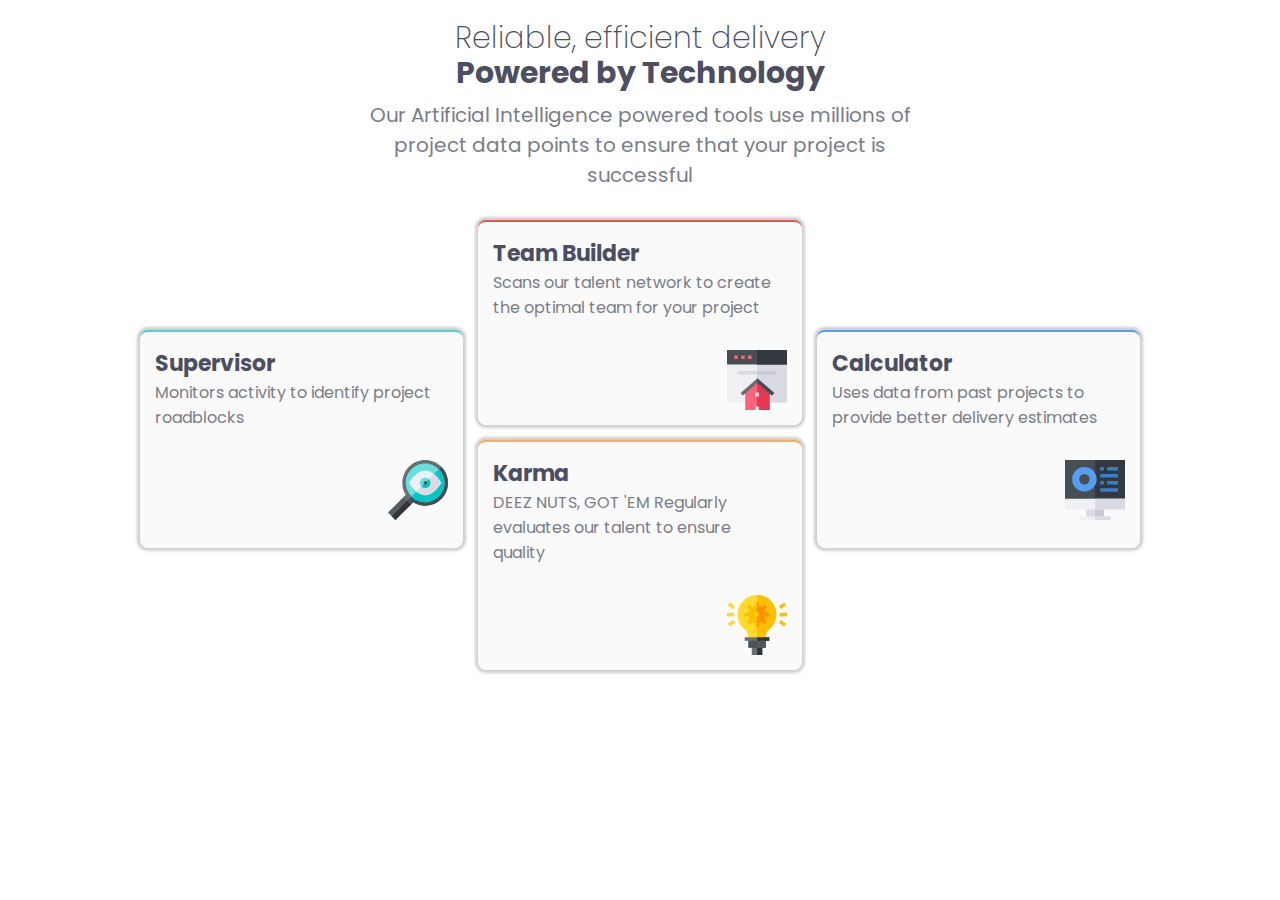
<file: index.html>
<!DOCTYPE html>
<html lang="en">
<head>
  <meta charset="UTF-8">
  <meta name="viewport" content="width=device-width, initial-scale=1.0"> <!-- displays site properly based on user's device -->
  <link rel="icon" type="image/png" sizes="32x32" href="./images/favicon-32x32.png">
  <link rel="stylesheet" href="css/style.css">
  <link href="https://fonts.googleapis.com/css2?family=Poppins:wght@200;400;600&display=swap" rel="stylesheet">
  <title>Frontend Mentor | Four card feature section</title>
</head>
<body>
  
  <main class="comp">

    <div class="topTitle">
      <div class="actualTitle">
        <h1>Reliable, efficient delivery</h1>
        <h1>Powered by Technology</h1>
      </div>
      <p>
        Our Artificial Intelligence powered tools use millions of project data points
        to ensure that your project is successful
      </p>
    </div>

    <div class="sectionCont ">
      <div class="section supervisor">
        <div class="sectionDesc">
          <h2>Supervisor</h2>
          <p> Monitors activity to identify project roadblocks </p>
        </div>
        <div class="imgCont">
          <img src="images/icon-supervisor.svg" alt="Magnifying Glasses">
        </div>
      </div>

      <div class="section team">
        <div class="sectionDesc">
          <h2>Team Builder</h2>
          <p> Scans our talent network to create the optimal team for your project </p>
        </div>   
        <div class="imgCont">
          <img src="images/icon-team-builder.svg" alt="House">
        </div>
      </div>

      <div class="section karma">
        <div class="sectionDesc">
          <h2>Karma</h2>
          <p> DEEZ NUTS, GOT 'EM Regularly evaluates our talent to ensure quality </p>
        </div>
        <div class="imgCont">
          <img src="images/icon-karma.svg" alt="Lightbulb">
        </div>
      </div>
      
      <div class="section calc">
        <div class="sectionDesc">
          <h2>Calculator</h2>
          <p> Uses data from past projects to provide better delivery estimates </p>
        </div>
        <div class="imgCont">
          <img src="images/icon-calculator.svg" alt="Calculator">
        </div>
      </div>
    </div>
  
  </main>

</body>
</html>
</file>
<file: css/style.css>
html { font-size: 62.5%; } 

:root {
    --light-gray: #fafafa;
    --grayish-blue: #7b7d88;
    --gray: #4c4e61;
}

*, ::before, ::after {
    margin: 0;
    padding: 0;
    box-sizing: border-box;
}

body {
    width: auto;
    font-family: 'Poppins', Arial, Helvetica, sans-serif;
}

.comp {
    width: min(85%, 70em);
    margin: 2em auto;
    display: flex;
    flex-direction: column;
    justify-content: center;
    place-items: center;
}

.topTitle {
    display: flex;
    width: min(95%, 45em);
    flex-direction: column;
    justify-content: center;
    align-items: center;
    text-align: center;
    margin-bottom: 3em;
}

.actualTitle {
    line-height: 2.5em;
    margin-bottom: 1em;
}


.topTitle h1:first-child {
    font-weight: 200;
}

.topTitle h1 {
    font-size: 2.2rem;
    color: var(--gray);
}

.topTitle p {
    font-size: 1.5rem;
    color: var(--grayish-blue);
}


.sectionCont {
    display: grid;
    grid-template-columns: 1fr;
    grid-template-areas: 
    'supervisor'
    'team'
    'karma'
    'calc';
    width: min(95%, 40em);
    gap: 1em;
}

.section {
    width: 100%;
    padding: 1.5em;
    background-color: var(--light-gray);
    border-radius: 8px;
    display: flex;
    flex-direction: column;
    gap: 3em;
    box-shadow: 0 0 3px 3px #cfcfcf;
}

.imgCont {
    display: flex;
    width: 100%;
    align-self: flex-end;
    justify-content: flex-end;
    align-items: flex-end;
}

.imgCont img {
    width: min(90%, 6em);
}

.section h2 {
    font-size: 1.8rem;
    color: var(--gray);
}

.section p {
    font-size: 1.3rem;
    color: var(--grayish-blue);
}

.supervisor {
    grid-area: supervisor;
    border-top: 2px solid #45d3d3;
}

.team {
    grid-area: team;
    border-top: 2px solid #ea5353;
}

.karma {
    grid-area: karma;
    border-top: 2px solid #fcaf4a;
}

.calc {
    grid-area: calc;
    border-top: 2px solid #549ef2;
}

@media only screen and (min-width: 900px) {

    .comp {
        width: min(95%, 120em);
    }

    .sectionCont {
        grid-template-columns: 1fr 1fr 1fr;
        grid-template-areas: 
        '. team .'
        'supervisor team calc'
        'supervisor karma calc'
        '. karma .';
        width: min(95%, 100em);
        gap: 1.5em;
    }

    .topTitle {
        display: flex;
        width: min(95%, 60em);
        flex-direction: column;
        justify-content: center;
        align-items: center;
        text-align: center;
        margin-bottom: 3em;
    }

    .actualTitle {
        line-height: 3.5em;
    }

    .topTitle h1 {
        font-size: 3rem;
        color: var(--gray);
    }
    
    .topTitle p {
        font-size: 2rem;
        color: var(--grayish-blue);
    }

    .imgCont img {
        width: min(90%, 6em);
    }
    
    .section h2 {
        font-size: 2.2rem;
    }
    
    .section p {
        font-size: 1.6rem;
    }
}
</file>
